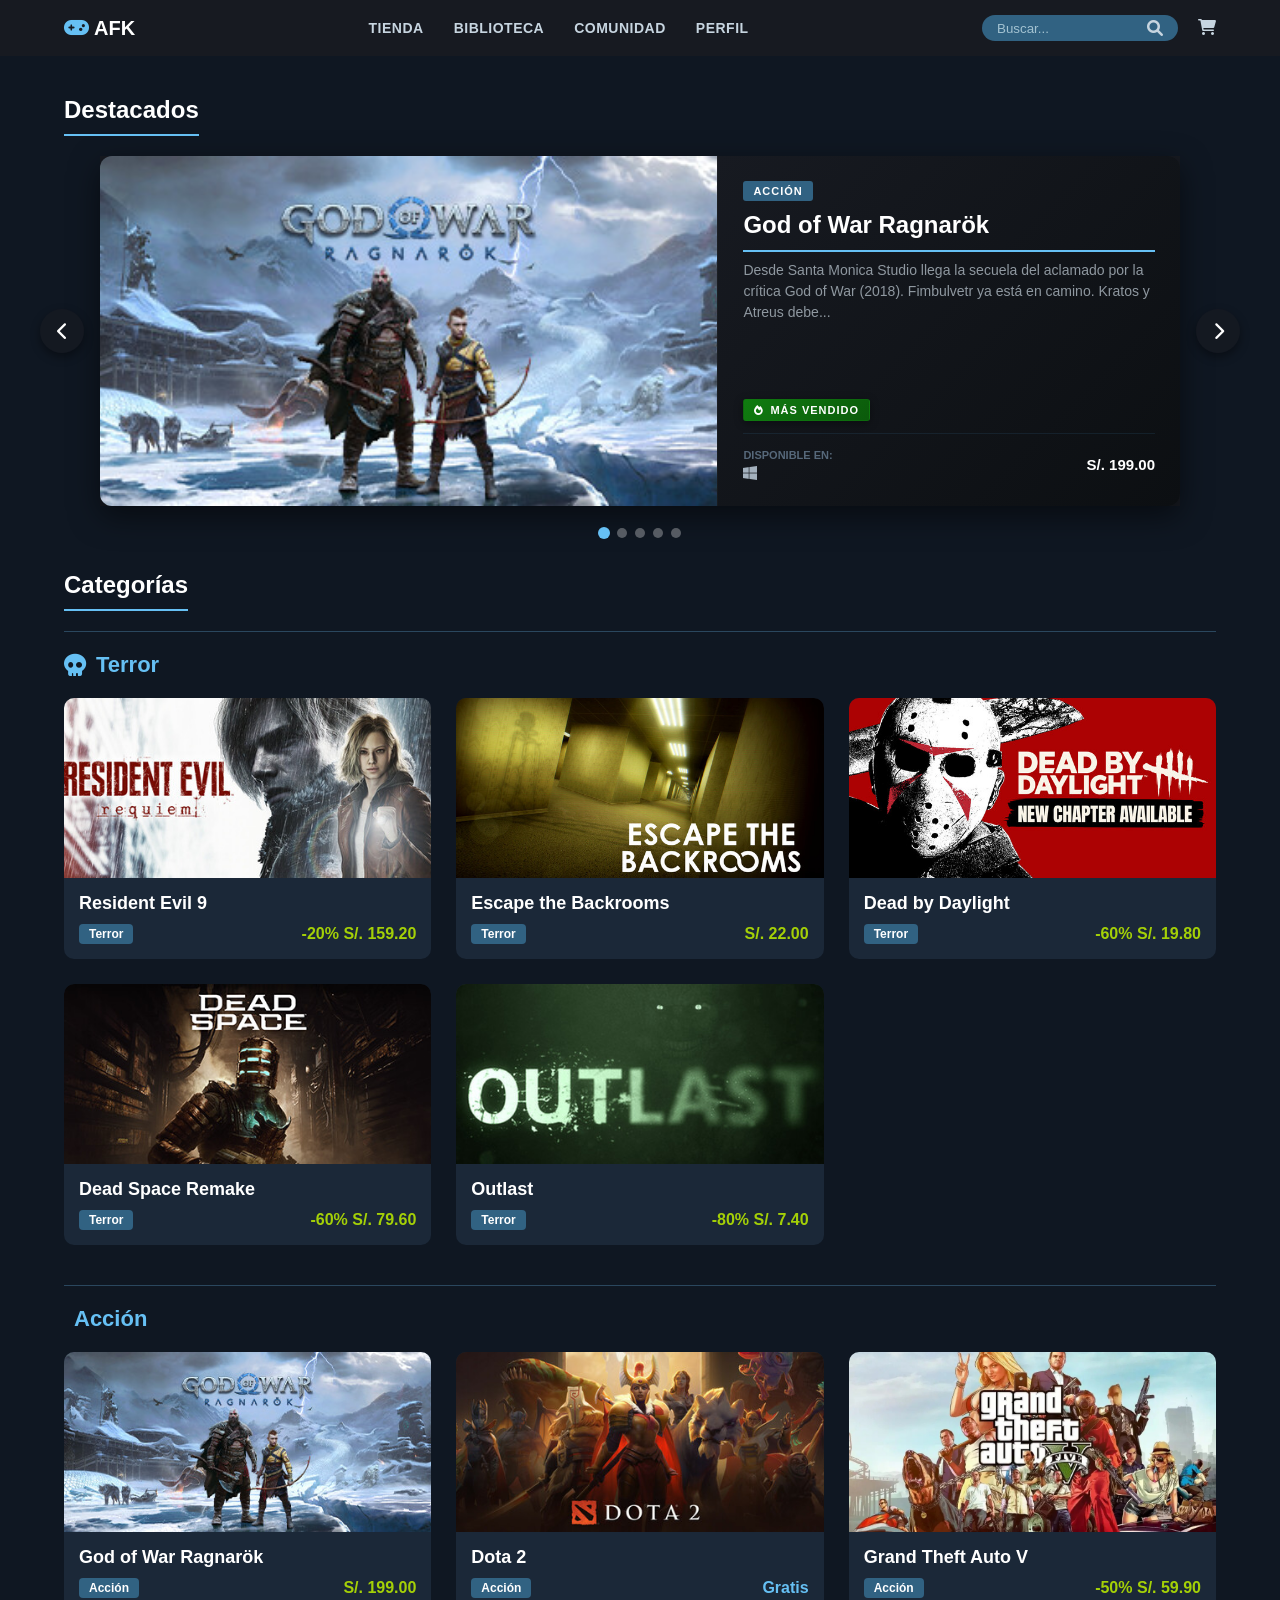
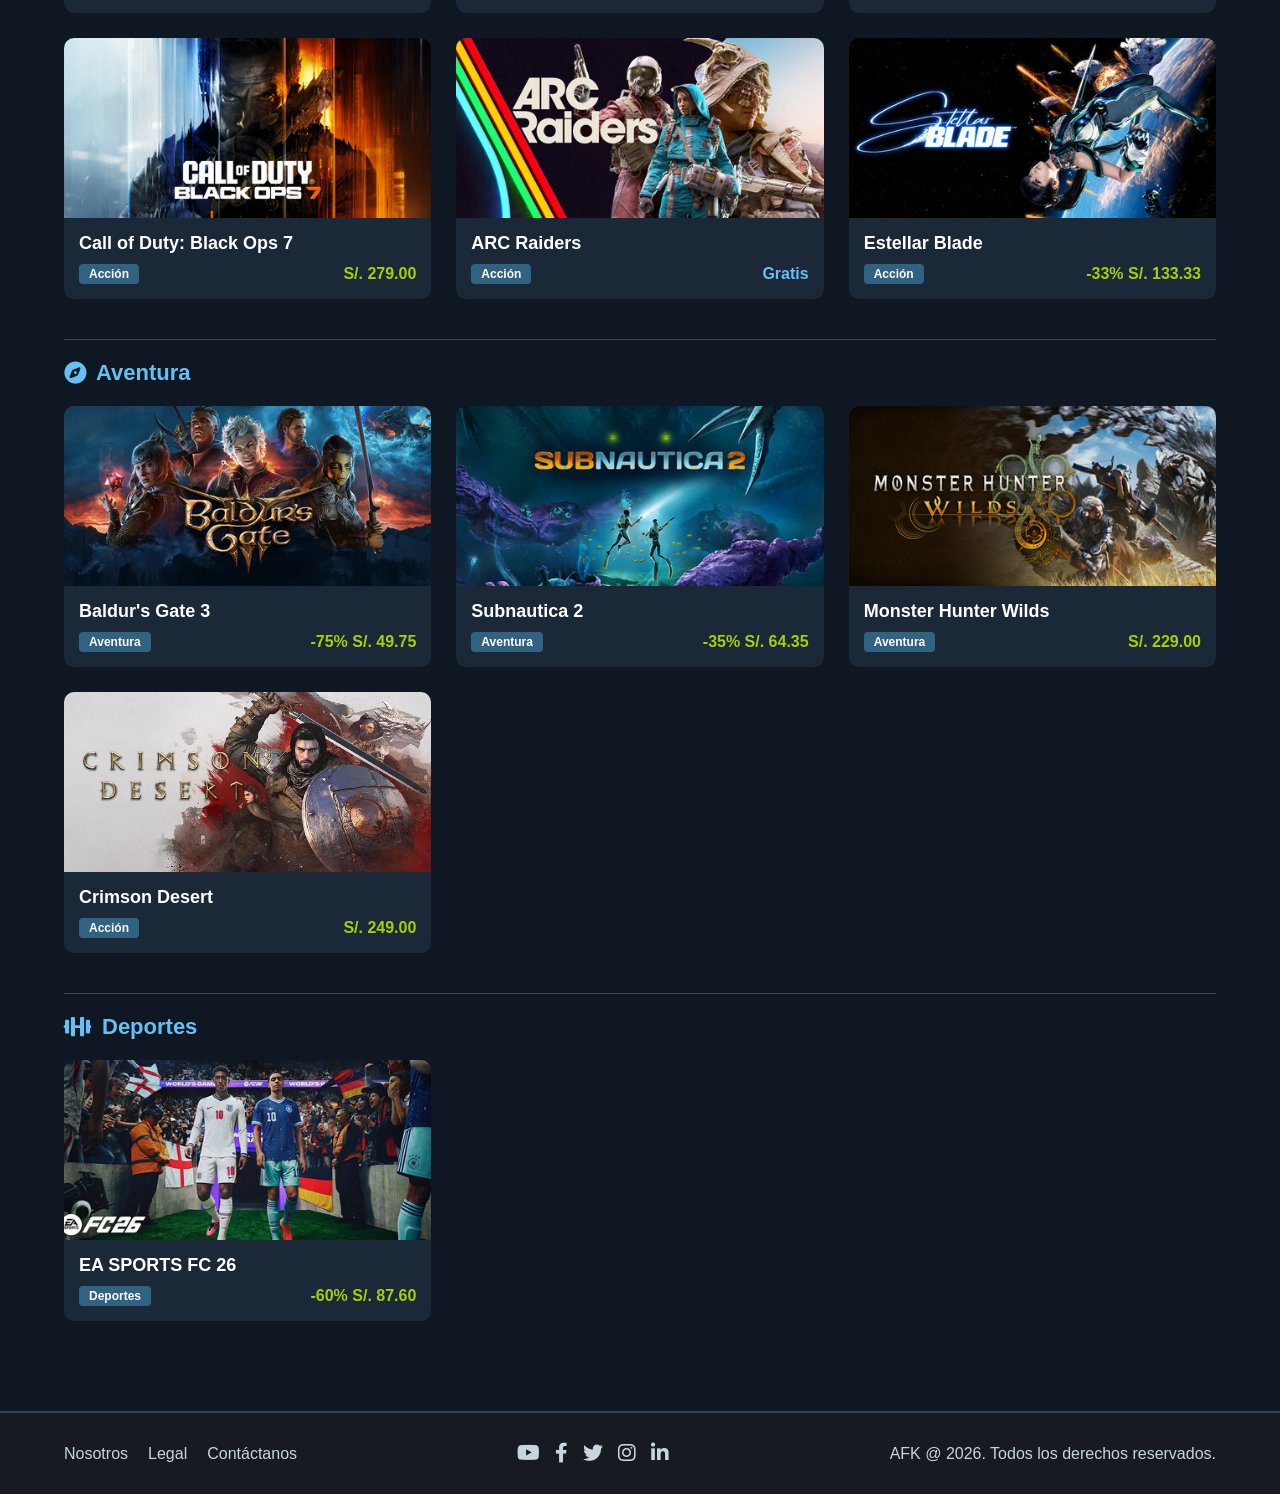
<file: index.html>
<!DOCTYPE html>
<html lang="es">

<head>
    <meta charset="UTF-8">
    <meta name="viewport" content="width=device-width, initial-scale=1.0">
    <title>AFK Store | Tienda</title>
    <link href="https://cdnjs.cloudflare.com/ajax/libs/font-awesome/6.0.0/css/all.min.css" rel="stylesheet">
    <link rel="stylesheet" href="css/estilos.css">
</head>

<body id="Pagina Principal">
    <![base64]>
    <header>
        <a href="index.html" class="logo">
            <i class="fa-solid fa-gamepad"></i><span class="logo-texto"> AFK</span>
        </a>
        <nav>
            <button class="menu-toggle" id="menu-toggle" aria-label="Abrir menú de navegación">
                <i class="fa-solid fa-bars"></i>
            </button>
            <ul>
                <li><a href="index.html">Tienda</a></li>
                <li><a href="#">Biblioteca</a></li>
                <li><a href="html/comunidad.html">Comunidad</a></li>
                <li><a href="html/perfil.html">Perfil</a></li>
            </ul>
        </nav>
        <div>
            <div>
                <input type="text" placeholder="Buscar...">
                <i class="fa-solid fa-magnifying-glass"></i>
            </div>
            <div>
                <a href="html/carrito.html" title="Ver carrito">
                    <i class="fa-solid fa-cart-shopping"></i>
                </a>
            </div>
        </div>
    </header>
    <![base64]>
    <![base64]>
    <main>
        <h2>Destacados</h2>
        <section class="destacados-carrusel" id="featured-slider-container">
            <!-- Generado dinámicamente por js/slider.js -->
        </section>

        <h2>Categorías</h2>
        <div class="categorias-grid" id="catalog-categories-container">
            <!-- Generado dinámicamente por js/catalog.js -->
        </div>
    </main>
    <![base64]>
    <![base64]>
    <footer>
        <div>
            <a href="#">Nosotros</a>
            <a href="#">Legal</a>
            <a href="#">Contáctanos</a>
        </div>
        <div class="iconos-redes-sociales">
            <a href="#"><i class="fa-brands fa-youtube"></i></a>
            <a href="#"><i class="fa-brands fa-facebook-f"></i></a>
            <a href="#"><i class="fa-brands fa-twitter"></i></a>
            <a href="#"><i class="fa-brands fa-instagram"></i></a>
            <a href="#"><i class="fa-brands fa-linkedin-in"></i></a>
        </div>
        <div>
            AFK @ 2026. Todos los derechos reservados.
        </div>
    </footer>
    <![base64]>
    <script src="js/game.js"></script>
    <script src="js/slider.js"></script>
    <script src="js/catalog.js"></script>
    <script src="js/script.js"></script>
</body>

</html>
</file>
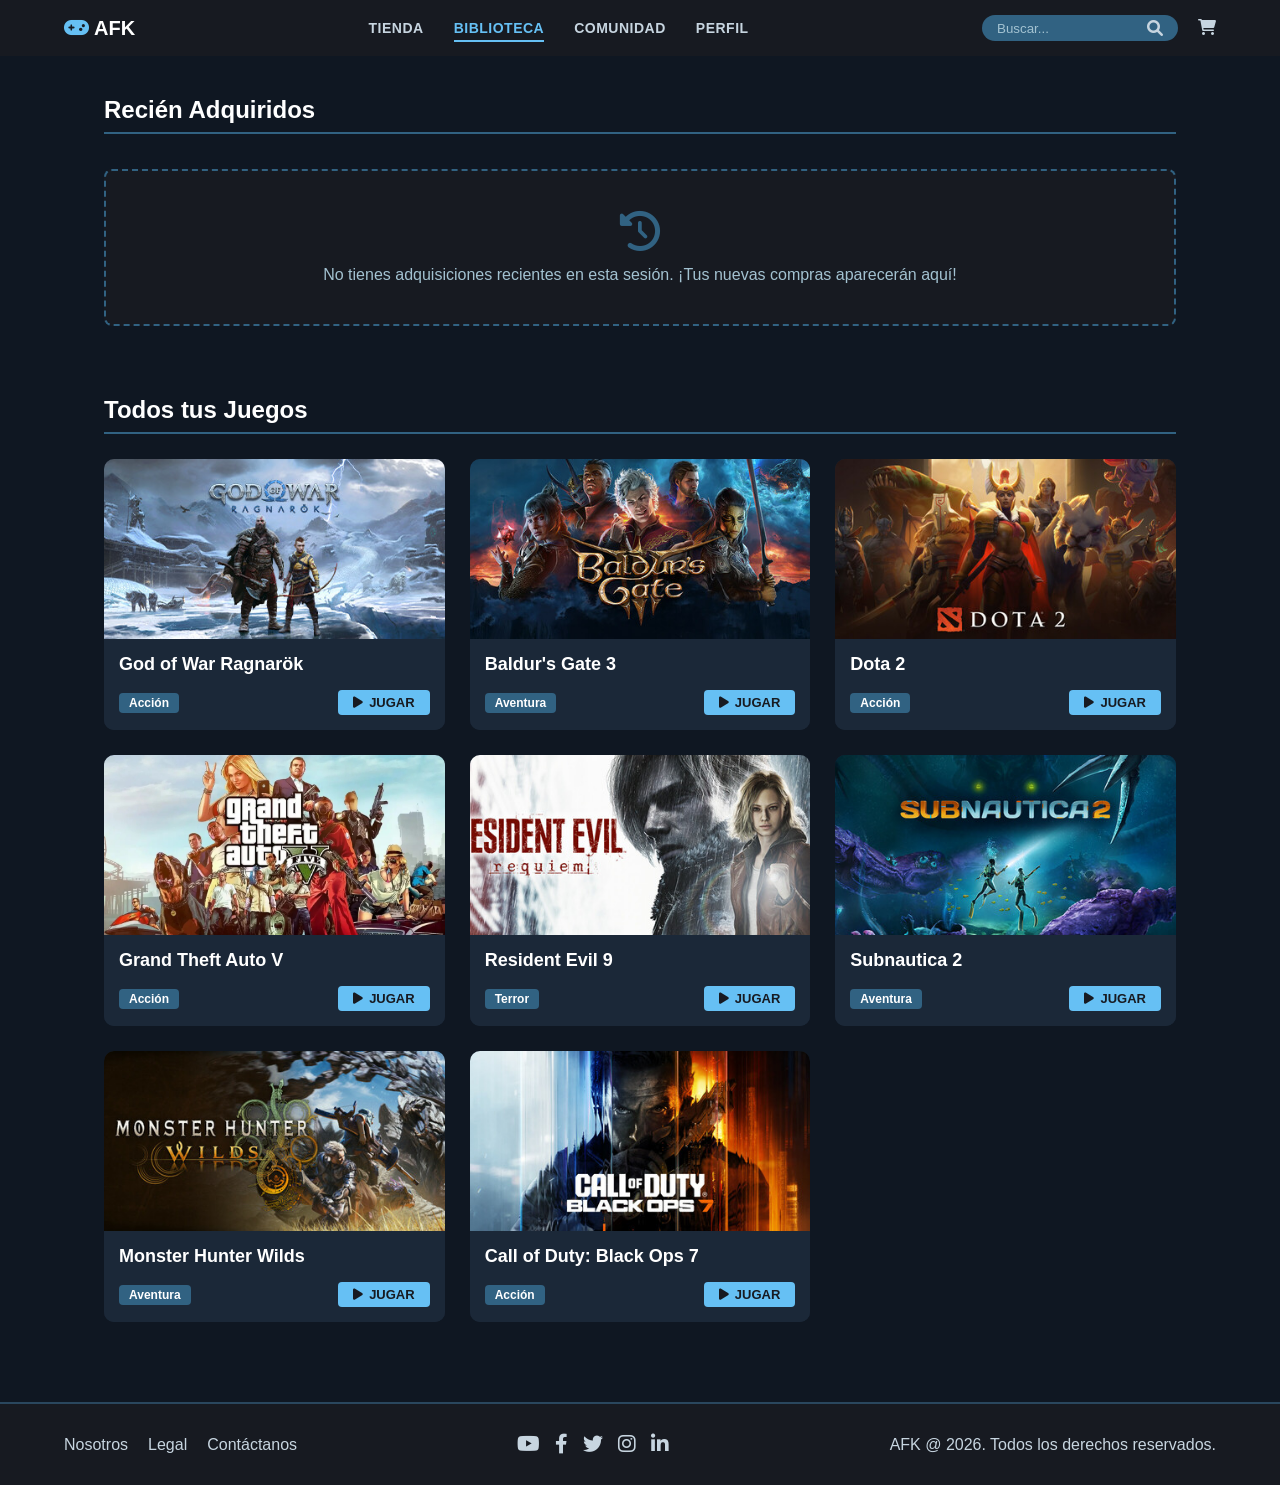
<file: html/biblioteca.html>
<!DOCTYPE html>
<html lang="es">

<head>
    <meta charset="UTF-8">
    <meta name="viewport" content="width=device-width, initial-scale=1.0">
    <title>AFK Store | Biblioteca</title>
    <link href="https://cdnjs.cloudflare.com/ajax/libs/font-awesome/6.0.0/css/all.min.css" rel="stylesheet">
    <link rel="stylesheet" href="../css/estilos.css">
</head>

<body id="pagina-biblioteca">
    <![base64]>
    <header>
        <a href="../index.html" class="logo">
            <i class="fa-solid fa-gamepad"></i><span class="logo-texto"> AFK</span>
        </a>
        <nav>
            <button class="menu-toggle" id="menu-toggle" aria-label="Abrir menú de navegación">
                <i class="fa-solid fa-bars"></i>
            </button>
            <ul>
                <li><a href="../index.html">TIENDA</a></li>
                <li><a href="biblioteca.html" class="active-nav-link">BIBLIOTECA</a></li>
                <li><a href="comunidad.html">COMUNIDAD</a></li>
                <li><a href="perfil.html">PERFIL</a></li>
            </ul>
        </nav>
        <div>
            <div>
                <input type="text" placeholder="Buscar...">
                <i class="fa-solid fa-magnifying-glass"></i>
            </div>
            <div>
                <a href="carrito.html" title="Ver carrito">
                    <i class="fa-solid fa-cart-shopping"></i>
                </a>
            </div>
        </div>
    </header>
    <![base64]>
    
    <![base64]>
    <main class="biblioteca-main">
        <section class="biblioteca-seccion">
            <h2>Recién Adquiridos</h2>
            <div class="recien-adquiridos-fila" id="recien-adquiridos-container">
                <!-- Generado dinámicamente por js/biblioteca.js -->
            </div>
        </section>

        <section class="biblioteca-seccion" style="margin-top: 40px;">
            <h2>Todos tus Juegos</h2>
            <div class="todos-juegos-grid" id="todos-juegos-container">
                <!-- Generado dinámicamente por js/biblioteca.js -->
            </div>
        </section>
    </main>
    <![base64]>

    <![base64]>
    <footer>
        <div>
            <a href="#">Nosotros</a>
            <a href="#">Legal</a>
            <a href="#">Contáctanos</a>
        </div>
        <div class="iconos-redes-sociales">
            <a href="#"><i class="fa-brands fa-youtube"></i></a>
            <a href="#"><i class="fa-brands fa-facebook-f"></i></a>
            <a href="#"><i class="fa-brands fa-twitter"></i></a>
            <a href="#"><i class="fa-brands fa-instagram"></i></a>
            <a href="#"><i class="fa-brands fa-linkedin-in"></i></a>
        </div>
        <div>
            AFK @ 2026. Todos los derechos reservados.
        </div>
    </footer>
    <![base64]>
    
    <script src="../js/game.js"></script>
    <script src="../js/biblioteca.js"></script>
    <script src="../js/script.js"></script>
</body>

</html>
</file>
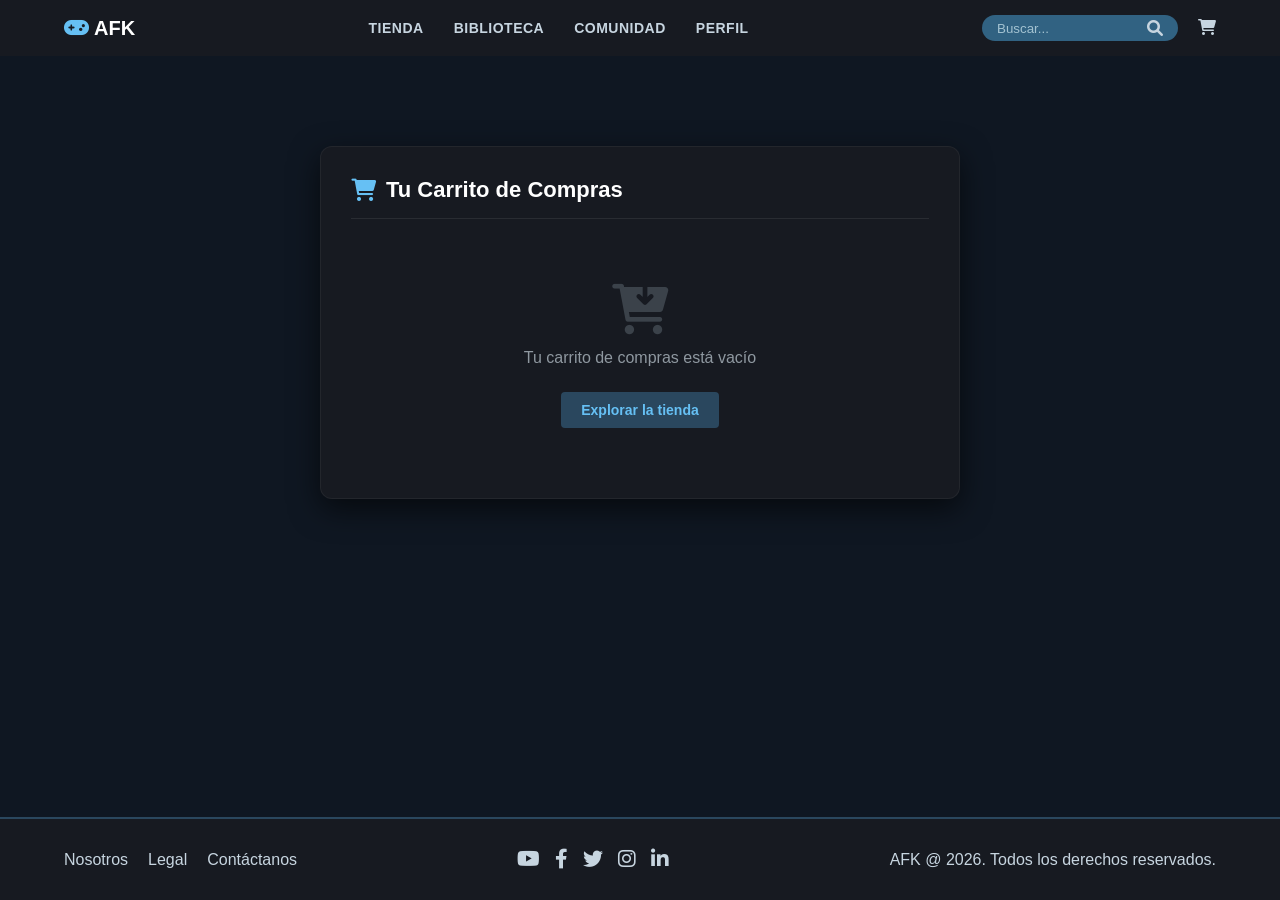
<file: html/carrito.html>
<!DOCTYPE html>
<html lang="es">

<head>
    <meta charset="UTF-8">
    <meta name="viewport" content="width=device-width, initial-scale=1.0">
    <title>AFK Store | Carrito de Compras</title>
    <link href="https://cdnjs.cloudflare.com/ajax/libs/font-awesome/6.0.0/css/all.min.css" rel="stylesheet">
    <link rel="stylesheet" href="../css/estilos.css">
</head>

<body id="pagina-carrito">
    <![base64]>
    <header>
        <a href="../index.html" class="logo">
            <i class="fa-solid fa-gamepad"></i><span class="logo-texto"> AFK</span>
        </a>
        <nav>
            <button class="menu-toggle" id="menu-toggle" aria-label="Abrir menú de navegación">
                <i class="fa-solid fa-bars"></i>
            </button>
            <ul>
                <li><a href="../index.html">TIENDA</a></li>
                <li><a href="biblioteca.html">BIBLIOTECA</a></li>
                <li><a href="comunidad.html">COMUNIDAD</a></li>
                <li><a href="perfil.html">PERFIL</a></li>
            </ul>
        </nav>
        <div>
            <div>
                <input type="text" placeholder="Buscar...">
                <i class="fa-solid fa-magnifying-glass"></i>
            </div>
            <div>
                <a href="carrito.html" title="Ver carrito">
                    <i class="fa-solid fa-cart-shopping"></i>
                </a>
            </div>
        </div>
    </header>
    <![base64]>
    <![base64]>
    <main>
        <div class="cart-container-box">
            <!-- Estado 1: Listado de Productos -->
            <div id="cart-list-view" class="cart-card-panel">
                <h2 class="cart-panel-title"><i class="fa-solid fa-cart-shopping"></i> Tu Carrito de Compras</h2>
                
                <div id="cart-items-list" class="cart-items-container">
                    <!-- Elementos inyectados dinámicamente -->
                </div>
                
                <div id="cart-summary-block" class="cart-summary-section">
                    <div class="cart-total-row">
                        <span class="total-label">Total estimado:</span>
                        <span class="total-value" id="cart-total-amount">S/. 0.00</span>
                    </div>
                    <button class="btn-checkout" id="btn-go-to-checkout">
                        Ir a pagar <i class="fa-solid fa-arrow-right"></i>
                    </button>
                </div>
                
                <div id="cart-empty-view" class="cart-empty-block" style="display: none;">
                    <i class="fa-solid fa-cart-arrow-down empty-icon"></i>
                    <p class="empty-message">Tu carrito de compras está vacío</p>
                    <a href="../index.html" class="btn-back-shop">Explorar la tienda</a>
                </div>
            </div>

            <!-- Estado 2: Formulario de Pago -->
            <div id="cart-payment-view" class="cart-card-panel" style="display: none;">
                <h2 class="cart-panel-title"><i class="fa-solid fa-credit-card"></i> Información de Pago</h2>
                
                <form id="payment-form" class="payment-form-grid" autocomplete="off" novalidate>
                    <div class="form-group full-width">
                        <label for="card-name">Nombre del titular</label>
                        <input type="text" id="card-name" required placeholder="Nombre como aparece en la tarjeta">
                    </div>
                    
                    <div class="form-group full-width">
                        <label for="card-number">Número de tarjeta</label>
                        <input type="text" id="card-number" required maxlength="19" placeholder="4532 8824 9912 3647">
                    </div>
                    
                    <div class="form-group">
                        <label for="card-expiry">Vencimiento</label>
                        <input type="text" id="card-expiry" required maxlength="5" placeholder="MM/AA">
                    </div>
                    
                    <div class="form-group">
                        <label for="card-cvv">CVV</label>
                        <input type="password" id="card-cvv" required maxlength="4" placeholder="123">
                    </div>
                </form>
                
                <div class="cart-actions-row">
                    <button class="btn-back" id="btn-back-to-list">
                        <i class="fa-solid fa-arrow-left"></i> Atrás
                    </button>
                    <button class="btn-pay disabled" id="btn-submit-payment" disabled>
                        Pagar <i class="fa-solid fa-lock"></i>
                    </button>
                </div>
            </div>

            <!-- Estado 3: Compra Exitosa -->
            <div id="cart-success-view" class="cart-card-panel success-panel" style="display: none;">
                <div class="success-animation-container">
                    <svg class="checkmark" xmlns="http://www.w3.org/2000/svg" viewBox="0 0 52 52">
                        <circle class="checkmark__circle" cx="26" cy="26" r="25" fill="none"/>
                        <path class="checkmark__check" fill="none" d="M14.1 27.2l7.1 7.2 16.7-16.8"/>
                    </svg>
                </div>
                <h2 class="success-title">¡Su compra se ha realizado con éxito!</h2>
                <p class="success-message">Su transacción se procesó de forma segura. Los juegos han sido agregados a su Biblioteca.</p>
                <a href="../index.html" class="btn-success-home">Volver a la Tienda</a>
            </div>
        </div>
    </main>
    <![base64]>
    <![base64]>
    <footer>
        <div>
            <a href="#">Nosotros</a>
            <a href="#">Legal</a>
            <a href="#">Contáctanos</a>
        </div>
        <div class="iconos-redes-sociales">
            <a href="#"><i class="fa-brands fa-youtube"></i></a>
            <a href="#"><i class="fa-brands fa-facebook-f"></i></a>
            <a href="#"><i class="fa-brands fa-twitter"></i></a>
            <a href="#"><i class="fa-brands fa-instagram"></i></a>
            <a href="#"><i class="fa-brands fa-linkedin-in"></i></a>
        </div>
        <div>
            AFK @ 2026. Todos los derechos reservados.
        </div>
    </footer>
    <![base64]>
    <script src="../js/game.js"></script>
    <script src="../js/carrito.js"></script>
    <script src="../js/script.js"></script>
</body>

</html>
</file>
<file: css/estilos.css>
* {
    margin: 0;
    padding: 0;
    box-sizing: border-box;
    font-family: Arial, sans-serif;
}

body {
    background-color: #0f1722;
    color: #c7d5e0;
    display: flex;
    flex-direction: column;
    min-height: 100vh;
}

a {
    color: #c7d5e0;
    text-decoration: none;
    transition: color 0.3s;
    /* SEMANA 7 */
}

a:hover {
    color: #66c0f4;
}

h1,
h2,
h3 {
    color: #ffffff;
}

h2 {
    border-bottom: 2px solid #66c0f4;
    padding-bottom: 10px;
    margin-bottom: 20px;
    display: inline-block;
}

main {
    padding: 40px 5%;
    flex: 1;
}

/* ==========================================================================
   Flexbox 
   ========================================================================== */
header {
    background-color: #171a21;
    padding: 15px 5%;
    display: flex;
    justify-content: space-between;
    align-items: center;
    flex-wrap: nowrap;

    position: sticky;
    top: 0;
    z-index: 1000;
}

header nav ul {
    list-style: none;
    display: flex;
    gap: 30px;
}

header>div:last-child {
    display: flex;
    align-items: center;
    gap: 20px;
}

header>div:last-child>div:first-child {
    display: flex;
    align-items: center;
    background-color: #316282;
    border-radius: 15px;
    padding: 5px 15px;
}

header input {
    border: none;
    background-color: transparent;
    color: white;
    outline: none;
    width: 150px;
}

header input::placeholder {
    color: #a3c2d1;
}

header>div:last-child i {
    color: #c7d5e0;
    cursor: pointer;
    font-size: 16px;
    transition: 0.3s;
}

header>div:last-child i:hover {
    color: #66c0f4;
}

header .logo {
    font-size: 20px;
    font-weight: bold;
    color: white;
    display: flex;
    align-items: center;
    transition: color 0.3s;
}

header .logo:hover {
    color: #66c0f4;
}

header .logo i {
    color: #66c0f4;
    margin-right: 5px;
}

header nav ul li a {
    color: #c7d5e0;
    font-weight: bold;
    text-transform: uppercase;
    transition: color 0.3s, border-color 0.3s;
    font-size: 14px;
    letter-spacing: 0.5px;
    position: relative;
    padding-bottom: 4px;
}

header nav ul li a:hover {
    color: #66c0f4;
}

header nav ul li a.active-nav-link {
    color: #66c0f4 !important;
    border-bottom: 2px solid #66c0f4 !important;
}

/* ==========================================================================
   PÁGINA DE BIBLIOTECA
   ========================================================================== */
.biblioteca-main {
    max-width: 1200px;
    margin: 0 auto;
    width: 100%;
}

.biblioteca-seccion {
    margin-bottom: 40px;
}

.biblioteca-seccion h2 {
    font-size: 24px;
    border-bottom: 2px solid #316282;
    padding-bottom: 8px;
    margin-bottom: 25px;
    width: 100%;
    display: block;
}

.recien-adquiridos-fila {
    display: flex;
    gap: 20px;
    overflow-x: auto;
    padding-bottom: 20px;
    flex-wrap: nowrap;
    scroll-behavior: smooth;
}

.recien-adquiridos-fila .tarjeta-juego {
    flex: 0 0 280px;
    height: auto;
}

/* Scrollbar personalizado para Recién Adquiridos */
.recien-adquiridos-fila::-webkit-scrollbar {
    height: 8px;
}
.recien-adquiridos-fila::-webkit-scrollbar-track {
    background: #171a21;
    border-radius: 4px;
}
.recien-adquiridos-fila::-webkit-scrollbar-thumb {
    background: #316282;
    border-radius: 4px;
}
.recien-adquiridos-fila::-webkit-scrollbar-thumb:hover {
    background: #66c0f4;
}

.todos-juegos-grid {
    display: grid;
    grid-template-columns: repeat(auto-fill, minmax(280px, 1fr));
    gap: 25px;
}

.tarjeta-biblioteca .info-tarjeta {
    padding: 15px;
    display: flex;
    flex-direction: column;
    gap: 15px;
    background-color: #1b2838;
}

.btn-jugar-biblioteca {
    background-color: #66c0f4;
    color: #171a21;
    font-weight: bold;
    padding: 5px 15px;
    border-radius: 4px;
    font-size: 13px;
    display: inline-flex;
    align-items: center;
    gap: 6px;
    transition: background-color 0.2s, transform 0.2s, color 0.2s;
}

.tarjeta-biblioteca:hover .btn-jugar-biblioteca {
    background-color: #ffffff;
    color: #171a21;
    transform: scale(1.03);
}

.biblioteca-vacia-mensaje {
    display: flex;
    flex-direction: column;
    align-items: center;
    justify-content: center;
    text-align: center;
    padding: 40px 20px;
    background-color: #171a21;
    border-radius: 8px;
    border: 2px dashed #316282;
    width: 100%;
    gap: 15px;
    color: #a3c2d1;
    margin: 10px 0;
}

.biblioteca-vacia-mensaje i {
    font-size: 40px;
    color: #316282;
}

.biblioteca-vacia-mensaje p {
    font-size: 16px;
}

.btn-ir-tienda {
    background-color: #316282;
    color: white;
    padding: 8px 24px;
    border-radius: 20px;
    font-weight: bold;
    font-size: 14px;
    transition: background-color 0.2s, color 0.2s;
}

.btn-ir-tienda:hover {
    background-color: #66c0f4;
    color: #171a21;
}

/* ==========================================================================
   PÁGINA PRINCIPAL (Index)
   ========================================================================== */
.destacados-carrusel {
    height: 350px;
    max-width: 1080px;
    margin: 0 auto 65px auto;
    position: relative;
    background-color: #171a21;
}

.slider-wrapper {
    position: absolute;
    top: 0;
    left: 0;
    width: 100%;
    height: 100%;
    z-index: 1;
    border-radius: 12px;
    overflow: hidden;
    box-shadow: 0 10px 30px rgba(0, 0, 0, 0.5);
}

.slide {
    position: absolute;
    top: 0;
    left: 0;
    width: 100%;
    height: 100%;
    opacity: 0;
    transition: opacity 0.5s ease-in-out;
    display: none;
}

.slide.active {
    opacity: 1;
    z-index: 2;
    display: block;
}

.slide-content-medium {
    display: flex;
    width: 100%;
    height: 100%;
}

.slide-image-box {
    flex: 1.5;
    height: 100%;
    overflow: hidden;
}

.slide-image-box img {
    width: 100%;
    height: 100%;
    object-fit: cover;
    transition: transform 0.5s ease;
}

.slide:hover .slide-image-box img {
    transform: scale(1.04);
}

.slide-info-box {
    flex: 1;
    background: linear-gradient(135deg, #171a21 0%, #0c0f12 100%);
    padding: 25px;
    display: flex;
    flex-direction: column;
    justify-content: space-between;
    color: #c7d5e0;
    position: relative;
    z-index: 3;
    border-left: 1px solid rgba(255, 255, 255, 0.05);
}

.slide-category-badge {
    align-self: flex-start;
    background-color: #316282;
    color: #ffffff;
    font-size: 11px;
    text-transform: uppercase;
    font-weight: bold;
    padding: 4px 10px;
    border-radius: 3px;
    letter-spacing: 1px;
}

.slide-badges-row {
    display: flex;
    flex-wrap: wrap;
    gap: 8px;
    align-items: center;
    align-self: flex-start;
    margin-bottom: 12px;
}

.slide-tag-badge {
    display: inline-flex;
    align-items: center;
    gap: 6px;
    font-size: 11px;
    text-transform: uppercase;
    font-weight: bold;
    padding: 4px 10px;
    border-radius: 3px;
    letter-spacing: 1px;
    box-shadow: 0 2px 8px rgba(0, 0, 0, 0.4);
}

.slide-tag-badge i {
    font-size: 10px;
}

/* Tipos de etiquetas estilo Steam */
.slide-tag-badge.best-seller {
    background: linear-gradient(135deg, #107c10 0%, #0b5a0b 100%);
    color: #ffffff;
    border: 1px solid rgba(16, 124, 16, 0.4);
}

.slide-tag-badge.special-offer {
    background: linear-gradient(135deg, #a4d007 0%, #6e9405 100%);
    color: #000000;
    border: 1px solid #b5e61d;
}

.slide-tag-badge.new-release {
    background: linear-gradient(135deg, #66c0f4 0%, #316282 100%);
    color: #ffffff;
    border: 1px solid rgba(102, 192, 244, 0.4);
}

.slide-tag-badge.recommended {
    background: linear-gradient(135deg, #00b4d8 0%, #0077b6 100%);
    color: #ffffff;
    border: 1px solid rgba(144, 224, 239, 0.4);
}

.slide-tag-badge.most-played {
    background: linear-gradient(135deg, #ff9f00 0%, #cc7a00 100%);
    color: #ffffff;
    border: 1px solid rgba(255, 191, 0, 0.4);
}

.slide-info-box h2 {
    font-size: 24px;
    color: #ffffff;
    font-weight: bold;
    margin: 10px 0 8px 0;
    line-height: 1.2;
}

.slide-description-text {
    font-size: 14px;
    color: #8f98a0;
    line-height: 1.5;
    margin-bottom: 15px;
    flex-grow: 1;
    display: -webkit-box;
    -webkit-line-clamp: 4;
    line-clamp: 4;
    -webkit-box-orient: vertical;
    overflow: hidden;
}

.slide-footer-row {
    display: flex;
    justify-content: space-between;
    align-items: center;
    border-top: 1px solid rgba(49, 98, 130, 0.2);
    padding-top: 15px;
}

.slide-os-support {
    display: flex;
    flex-direction: column;
    gap: 4px;
}

.os-label {
    font-size: 11px;
    color: #56687a;
    text-transform: uppercase;
    font-weight: bold;
}

.os-icons {
    display: flex;
    gap: 8px;
    color: #a3b0bd;
    font-size: 16px;
}

.os-icons i {
    transition: color 0.2s;
}

.os-icons i:hover {
    color: #66c0f4;
}

.slide-pricing-box {
    text-align: right;
}

.enlace-fondo {
    position: absolute;
    top: 0;
    left: 0;
    width: 100%;
    height: 100%;
    z-index: 2;
}

.boton-izquierdo,
.boton-derecho {
    position: absolute;
    top: 50%;
    transform: translateY(-50%);
    z-index: 10;
    background-color: rgba(23, 26, 33, 0.7);
    color: white;
    border: none;
    width: 44px;
    height: 44px;
    border-radius: 50%;
    cursor: pointer;
    font-size: 18px;
    display: flex;
    align-items: center;
    justify-content: center;
    transition: transform 0.2s, background-color 0.2s, color 0.2s;
    box-shadow: 0 4px 10px rgba(0, 0, 0, 0.4);
}

.boton-izquierdo {
    left: -60px;
}

.boton-derecho {
    right: -60px;
}

.boton-izquierdo:hover,
.boton-derecho:hover {
    background-color: #66c0f4;
    color: #171a21;
    transform: translateY(-50%) scale(1.1);
}

.Contenedor-Puntos {
    position: absolute;
    bottom: -32px;
    display: flex;
    gap: 8px;
    left: 50%;
    transform: translateX(-50%);
    z-index: 10;
}

.Puntos {
    width: 10px;
    height: 10px;
    background-color: rgba(255, 255, 255, 0.3);
    border-radius: 50%;
    cursor: pointer;
    transition: background-color 0.3s, transform 0.3s;
}

.Puntos.active,
.Puntos:first-child.active {
    background-color: #66c0f4;
    transform: scale(1.2);
}

.Puntos:first-child {
    background-color: rgba(255, 255, 255, 0.3);
}

/* Ocultar chevrons cuando el ancho de la página disminuye */
@media (max-width: 1200px) {

    .boton-izquierdo,
    .boton-derecho {
        display: none !important;
    }
}

/* Categorías y Catálogo */
.categorias-grid {
    display: flex;
    flex-direction: column;
    gap: 40px;
    margin-bottom: 50px;
}

.categoria-seccion {
    border-top: 1px solid #2a475e;
    padding-top: 20px;
}

.categoria-titulo {
    font-size: 22px;
    color: #66c0f4;
    margin-bottom: 20px;
    display: flex;
    align-items: center;
    gap: 10px;
}

.catalogo-juegos {
    display: grid;
    grid-template-columns: repeat(auto-fill, minmax(280px, 1fr));
    gap: 25px;
}

.tarjeta-juego {
    background-color: #1b2838;
    border-radius: 10px;
    overflow: hidden;
    transition: transform 0.3s, box-shadow 0.3s;
    height: 100%;
    display: flex;
    flex-direction: column;
}

.tarjeta-juego a {
    text-decoration: none;
    color: inherit;
}

.tarjeta-juego:hover {
    transform: translateY(-5px);
    box-shadow: 0 5px 15px rgba(102, 192, 244, 0.3);
}

.imagen-contenedor {
    width: 100%;
    height: 180px;
    overflow: hidden;
}

.imagen-contenedor img {
    width: 100%;
    height: 100%;
    object-fit: cover;
    transition: transform 0.3s;
}

.tarjeta-juego:hover .imagen-contenedor img {
    transform: scale(1.05);
}

.info-tarjeta {
    padding: 15px;
    display: flex;
    flex-direction: column;
    gap: 10px;
    flex-grow: 1;
    justify-content: space-between;
}

.titulo-juego {
    font-size: 18px;
    color: white;
    font-weight: bold;
}

.detalles-tarjeta {
    display: flex;
    justify-content: space-between;
    align-items: center;
}

.categoria-etiqueta {
    background-color: #316282;
    color: #ffffff;
    padding: 3px 10px;
    border-radius: 4px;
    font-size: 12px;
    font-weight: bold;
}

.precio-tarjeta {
    font-weight: bold;
    font-size: 16px;
    color: #a4d007;
}

/* ==========================================================================
   PÁGINA DEL JUEGO (God of War)
   ========================================================================== */

.reseñador {
    display: flex;
    align-items: center;
    gap: 15px;
    margin-top: 20px;
    border-top: 1px solid #2a475e;
    padding-top: 15px;
}


.icono-usuario-default {
    font-size: 50px;
    color: #7a8b9a;
}


.detalles-juego {
    background-color: #1b2838;
    padding: 30px;
    border-radius: 10px;
    display: flex;
    gap: 30px;
    margin-bottom: 40px;
}

.imagen-juego {
    flex: 1;
    background-image: url('../imgs/god-of-war-ragnarok_e91t.jpg');
    background-size: cover;
    background-position: center;
    min-height: 350px;
    border-radius: 10px;
}

.info-juego {
    flex: 1;
}

.info-juego h1 {
    font-size: 40px;
    margin-bottom: 15px;
}

.calificacion-juego {
    display: flex;
    align-items: center;
    gap: 20px;
    margin-bottom: 25px;
}

.estrellas {
    color: #ffd700;
}

.calificacion {
    background-color: #66c0f4;
    color: black;
    padding: 5px 15px;
    border-radius: 5px;
    font-weight: bold;
}

.descripcion {
    background-color: #0f1722;
    padding: 20px;
    border-left: 4px solid #66c0f4;
    border-radius: 5px;
    line-height: 1.6;
}

.video-juego {
    background-image: linear-gradient(rgba(0, 0, 0, 0.6), rgba(0, 0, 0, 0.6)), url('https://images.unsplash.com/photo-1511512578047-dfb367046420?q=80&w=1000');
    background-size: cover;
    background-position: center;
    height: 400px;
    display: flex;
    justify-content: space-between;
    align-items: center;
    padding: 20px;
    border-radius: 10px;
    margin-bottom: 40px;
}

.video-juego {
    width: 100%;
    height: 450px;
    border-radius: 10px;
    margin-bottom: 40px;
    overflow: hidden;
    box-shadow: 0 5px 15px rgba(0, 0, 0, 0.5);
}

.video-juego iframe {
    width: 100%;
    height: 100%;
    border: none;
}

.boton-play:hover {
    transform: scale(1.1);
    background-color: #66c0f4;
}

.reseñas-grid {
    display: grid;
    grid-template-columns: 1fr 1fr 1fr;
    gap: 20px;
}

.tarjeta-reseña {
    background-color: #1b2838;
    padding: 20px;
    border-radius: 10px;
}

.tarjeta-reseña h3 {
    margin: 10px 0;
}

.reseñador {
    display: flex;
    align-items: center;
    gap: 15px;
    margin-top: 20px;
    border-top: 1px solid #2a475e;
    padding-top: 15px;
}

.avatar {
    width: 50px;
    height: 50px;
    border-radius: 50%;
}

.detalles-reseñador,
.detalles-reseñadors {
    display: flex;
    flex-direction: column;
}

.fecha {
    font-size: 12px;
    color: #7a8b9a;
}


/* ==========================================================================
   FOOTER
   ========================================================================== */
footer {
    background-color: #171a21;
    padding: 30px 5%;
    display: flex;
    justify-content: space-between;
    align-items: center;
    border-top: 2px solid #2a475e;
}

footer div {
    display: flex;
    gap: 20px;
}

.iconos-redes-sociales {
    display: flex;
    gap: 15px;
}

.iconos-redes-sociales i {
    font-size: 20px;
}


@media (max-width: 900px) {
    .detalles-juego {
        flex-direction: column;
    }

    .reseñas-grid {
        grid-template-columns: 1fr 1fr;
    }
}

@media (max-width: 600px) {
    .seccion-descuentos {
        flex-direction: column;
    }

    .reseñas-grid {
        grid-template-columns: 1fr;
    }

    .perfil-superior {
        flex-direction: column;
        text-align: center;
        gap: 20px;
    }

    .boton-guardar {
        align-self: center;
        width: 100%;
    }

    footer {
        flex-direction: column;
        align-items: center;
        gap: 20px;
        text-align: center;
    }
}




/* ==========================================================================
   PÁGINA DE PERFIL (Formularios, Flexbox y Grid)
   ========================================================================== */


/* ==========================================================================
   PÁGINA DE PERFIL GAMER (Estilo Steam Premium)
   ========================================================================== */
.perfil-main-container {
    max-width: 1080px;
    margin: 0 auto 50px auto;
}

/* Cabecera del Perfil */
.perfil-cabecera {
    height: 240px;
    border-radius: 12px;
    position: relative;
    overflow: hidden;
    margin-bottom: 30px;
    background: linear-gradient(135deg, #171a21 0%, #1b2838 50%, #2a475e 100%);
    background-size: cover;
    background-position: center;
    border: 1px solid rgba(255, 255, 255, 0.05);
    box-shadow: 0 10px 30px rgba(0, 0, 0, 0.5);
    transition: background-image 0.5s ease-in-out;
}

/* Variaciones de banner de juegos */
.perfil-cabecera.banner-default {
    background: linear-gradient(135deg, #171a21 0%, #1b2838 50%, #2a475e 100%);
}
.perfil-cabecera.banner-gow {
    background-image: url('../imgs/god-of-war-ragnarok_e91t.jpg');
}
.perfil-cabecera.banner-bg3 {
    background-image: url('../imgs/baldurs gate 3.jpeg');
}
.perfil-cabecera.banner-re9 {
    background-image: url('../imgs/re9.jpg');
}

.perfil-banner-overlay {
    position: absolute;
    top: 0;
    left: 0;
    width: 100%;
    height: 100%;
    background: linear-gradient(to bottom, rgba(12, 15, 18, 0.2) 0%, rgba(12, 15, 18, 0.8) 100%);
    z-index: 1;
}

.perfil-cabecera-info {
    position: absolute;
    bottom: 25px;
    left: 25px;
    right: 25px;
    display: flex;
    align-items: center;
    gap: 25px;
    z-index: 2;
}

/* Avatar del Perfil */
.perfil-header-avatar-wrapper {
    position: relative;
    width: 120px;
    height: 120px;
    border-radius: 12px;
    overflow: visible;
    background-color: #171a21;
    border: 3px solid rgba(255, 255, 255, 0.1);
    box-shadow: 0 4px 15px rgba(0, 0, 0, 0.4);
    transition: border-color 0.3s, box-shadow 0.3s;
}

.perfil-header-avatar-wrapper img {
    width: 100%;
    height: 100%;
    border-radius: 8px;
    object-fit: cover;
}

/* Glows del Avatar segun el Estado de Conexión */
.perfil-header-avatar-wrapper.status-online {
    border-color: #57cbde;
    box-shadow: 0 0 20px rgba(87, 203, 222, 0.6);
}
.perfil-header-avatar-wrapper.status-playing {
    border-color: #90ba3c;
    box-shadow: 0 0 20px rgba(144, 186, 60, 0.6);
}
.perfil-header-avatar-wrapper.status-away {
    border-color: #e0a924;
    box-shadow: 0 0 15px rgba(224, 169, 36, 0.5);
}

/* Indicador de Estado en el Avatar */
.status-indicator {
    position: absolute;
    bottom: -6px;
    right: -6px;
    width: 16px;
    height: 16px;
    border-radius: 50%;
    border: 3px solid #171a21;
    background-color: #7a8b9a;
    transition: background-color 0.3s;
}
.perfil-header-avatar-wrapper.status-online .status-indicator {
    background-color: #57cbde;
}
.perfil-header-avatar-wrapper.status-playing .status-indicator {
    background-color: #90ba3c;
}
.perfil-header-avatar-wrapper.status-away .status-indicator {
    background-color: #e0a924;
}

/* Detalles del Usuario */
.perfil-header-user-details {
    flex: 1;
}

.perfil-header-user-details h3 {
    font-size: 26px;
    color: #ffffff;
    font-weight: 800;
    margin: 0 0 6px 0;
    text-shadow: 0 2px 5px rgba(0, 0, 0, 0.6);
}

.status-message-row {
    display: flex;
    align-items: center;
    gap: 8px;
    font-size: 14px;
}

.status-lbl {
    font-weight: bold;
    text-transform: uppercase;
    letter-spacing: 0.5px;
    color: #7a8b9a;
    transition: color 0.3s;
}
.perfil-header-avatar-wrapper.status-online ~ .perfil-header-user-details .status-lbl {
    color: #57cbde;
}
.perfil-header-avatar-wrapper.status-playing ~ .perfil-header-user-details .status-lbl {
    color: #90ba3c;
}
.perfil-header-avatar-wrapper.status-away ~ .perfil-header-user-details .status-lbl {
    color: #e0a924;
}

.status-dash {
    color: rgba(255, 255, 255, 0.3);
}

.status-msg {
    color: #c7d5e0;
    font-style: italic;
    text-shadow: 0 1px 3px rgba(0, 0, 0, 0.4);
}

/* Insignia de Nivel y XP */
.perfil-header-level-box {
    display: flex;
    flex-direction: column;
    align-items: flex-end;
    gap: 8px;
}

.level-badge-container {
    display: flex;
    align-items: center;
    gap: 10px;
}

.level-lbl {
    font-size: 11px;
    font-weight: bold;
    color: #7a8b9a;
    letter-spacing: 0.5px;
}

.level-number-badge {
    width: 32px;
    height: 32px;
    border-radius: 50%;
    border: 2px solid #66c0f4;
    display: flex;
    justify-content: center;
    align-items: center;
    font-weight: 800;
    color: #66c0f4;
    background-color: rgba(102, 192, 244, 0.1);
    font-size: 13px;
    box-shadow: 0 0 10px rgba(102, 192, 244, 0.3);
}

.xp-bar-container {
    display: flex;
    flex-direction: column;
    gap: 4px;
    align-items: flex-end;
}

.xp-bar-fill {
    height: 100%;
    background: linear-gradient(90deg, #66c0f4 0%, #316282 100%);
    border-radius: 3px;
    transition: width 0.3s ease-out;
}

.xp-bar-container {
    width: 180px;
}

.xp-bar-container .xp-bar-fill {
    width: 0; /* Controlado dinamicamente si fuese necesario, estatico a 75% */
}

/* Recipiente del cuerpo del perfil */
.contenedor-perfil-grid {
    display: grid;
    grid-template-columns: 1fr 2.2fr;
    gap: 30px;
}

/* Columna Izquierda - Vista previa de cuenta */
.perfil-usuario-preview-card {
    background-color: #1b2838;
    border-radius: 10px;
    padding: 25px;
    border: 1px solid rgba(255, 255, 255, 0.05);
    box-shadow: 0 4px 15px rgba(0, 0, 0, 0.3);
    display: flex;
    flex-direction: column;
    height: fit-content;
}

.preview-card-header {
    border-bottom: 1px solid rgba(49, 98, 130, 0.3);
    padding-bottom: 15px;
    margin-bottom: 20px;
}

.preview-card-header h4 {
    margin: 0;
    color: #ffffff;
    font-size: 16px;
    text-transform: uppercase;
    letter-spacing: 0.5px;
}

.preview-card-body {
    display: flex;
    flex-direction: column;
    gap: 20px;
}

.perfil-usuario-preview-card .boton-perfil {
    width: 100%;
    justify-content: center;
    margin-bottom: 0;
}

.perfil-stats-container {
    display: flex;
    flex-direction: column;
    gap: 12px;
    background-color: #171a21;
    padding: 15px;
    border-radius: 6px;
    border: 1px solid rgba(255, 255, 255, 0.03);
}

.stat-item {
    display: flex;
    justify-content: space-between;
    font-size: 13px;
}

.stat-item span {
    color: #7a8b9a;
}

.stat-item strong {
    color: #66c0f4;
}

.boton-perfil {
    background-color: #66c0f4;
    color: black;
    border: none;
    padding: 12px 25px;
    border-radius: 5px;
    font-size: 16px;
    font-weight: bold;
    cursor: pointer;
    display: flex;
    align-items: center;
    gap: 8px;
    transition: transform 0.3s, background-color 0.3s;
}

.boton-perfil:hover {
    background-color: #ffffff;
    transform: translateY(-3px);
}

.info-recuadro {
    background-color: #0f1722;
    padding: 15px;
    border-left: 4px solid #66c0f4;
    border-radius: 5px;
    font-size: 13px;
    line-height: 1.6;
    color: #c7d5e0;
}

.info-recuadro p {
    margin: 0;
}

/* Columna Derecha - Tarjeta de Edición */
.edicion-perfil-card {
    background-color: #1b2838;
    border-radius: 10px;
    padding: 30px;
    border: 1px solid rgba(255, 255, 255, 0.05);
    box-shadow: 0 4px 15px rgba(0, 0, 0, 0.3);
}

.tabs-perfil-header {
    display: flex;
    gap: 10px;
    border-bottom: 1px solid rgba(49, 98, 130, 0.3);
    padding-bottom: 12px;
    margin-bottom: 25px;
    flex-wrap: wrap;
}

.tab-perfil-btn {
    padding: 10px 20px;
    background-color: transparent;
    border: none;
    color: #c7d5e0;
    font-weight: bold;
    cursor: pointer;
    font-size: 14px;
    transition: color 0.2s;
    display: flex;
    align-items: center;
    gap: 8px;
    position: relative;
    outline: none;
}

.tab-perfil-btn:hover {
    color: #ffffff;
}

.tab-perfil-btn.active {
    color: #66c0f4;
}

.tab-perfil-btn.active::after {
    content: '';
    position: absolute;
    bottom: -13px;
    left: 0;
    right: 0;
    height: 3px;
    background-color: #66c0f4;
    box-shadow: 0 0 10px rgba(102, 192, 244, 0.8);
}

.formulario-perfil {
    display: flex;
    flex-direction: column;
    gap: 25px;
}

/* Inputs de Perfil en Pestañas */
.campo-formulario {
    display: flex;
    flex-direction: column;
    gap: 8px;
    margin-bottom: 5px;
}

.campo-formulario label {
    color: #e1e7eb;
    font-weight: 600;
    font-size: 15px;
    letter-spacing: 0.5px;
}

.formulario-perfil .campo-formulario input,
.formulario-perfil .select-perfil-input {
    padding: 14px 16px;
    background-color: #171a21;
    border: 1px solid rgba(49, 98, 130, 0.5);
    border-radius: 6px;
    color: #ffffff;
    font-size: 15px;
    outline: none;
    box-sizing: border-box;
    width: 100%;
    transition: border-color 0.3s, box-shadow 0.3s;
}

.formulario-perfil .campo-formulario input:focus,
.formulario-perfil .select-perfil-input:focus {
    border-color: #66c0f4;
    box-shadow: 0 0 10px rgba(102, 192, 244, 0.3);
}

.formulario-perfil .campo-formulario input:disabled,
.formulario-perfil .select-perfil-input:disabled {
    background-color: #0f1118;
    border-color: rgba(49, 98, 130, 0.2);
    color: #a3b3c2;
    cursor: not-allowed;
    opacity: 0.8;
}

#btn-subir-foto:disabled {
    background-color: #0f1118;
    border-color: rgba(49, 98, 130, 0.2);
    color: #a3b3c2;
    cursor: not-allowed;
    opacity: 0.6;
}

.password-input-container {
    position: relative;
    width: 100%;
}

.password-input-container input {
    padding-right: 48px !important;
}

.toggle-password-btn {
    position: absolute;
    right: 12px;
    top: 50%;
    transform: translateY(-50%);
    background: transparent;
    border: none;
    color: #66c0f4;
    cursor: pointer;
    font-size: 16px;
    padding: 0;
    transition: color 0.2s;
    outline: none;
}

.toggle-password-btn:hover {
    color: #ffffff;
}

.contrasena-input-button-row {
    display: flex;
    flex-direction: row;
    align-items: stretch;
    gap: 15px;
    width: 100%;
}

.contrasena-input-button-row .password-input-container {
    flex: 1;
}

.btn-nueva-contrasena-field {
    flex-shrink: 0;
    display: inline-flex;
    align-items: center;
    justify-content: center;
    background-color: #316282;
    color: #ffffff;
    border: none;
    border-radius: 6px;
    padding: 0 20px;
    font-size: 14px;
    font-weight: 600;
    cursor: pointer;
    transition: background-color 0.2s, color 0.2s;
    white-space: nowrap;
}

.btn-nueva-contrasena-field:hover:not(:disabled) {
    background-color: #66c0f4;
    color: #171a21;
}

.btn-nueva-contrasena-field:disabled {
    background-color: #1c2a35;
    color: rgba(255, 255, 255, 0.3);
    cursor: not-allowed;
    opacity: 0.7;
}

/* Modal Estilos */
.modal-perfil {
    position: fixed;
    top: 0;
    left: 0;
    width: 100%;
    height: 100%;
    background-color: rgba(0, 0, 0, 0.85);
    display: flex;
    justify-content: center;
    align-items: center;
    z-index: 2000;
    backdrop-filter: blur(5px);
}

.modal-perfil-content {
    background-color: #171a21;
    border: 1px solid #316282;
    border-radius: 8px;
    padding: 30px;
    width: 400px;
    max-width: 90%;
    box-shadow: 0 0 25px rgba(0, 0, 0, 0.9);
    position: relative;
    display: flex;
    flex-direction: column;
}

.modal-perfil-content h3 {
    color: #ffffff;
    margin-top: 0;
    margin-bottom: 20px;
    font-size: 18px;
    border-bottom: 1px solid rgba(49, 98, 130, 0.3);
    padding-bottom: 10px;
}

.modal-close-btn {
    position: absolute;
    top: 15px;
    right: 15px;
    background: none;
    border: none;
    color: #a3b3c2;
    font-size: 24px;
    cursor: pointer;
    line-height: 1;
}

.modal-close-btn:hover {
    color: #ffffff;
}

.modal-form-group {
    display: flex;
    flex-direction: column;
    gap: 8px;
    margin-bottom: 20px;
}

.modal-form-group label {
    color: #e1e7eb;
    font-weight: 600;
    font-size: 14px;
    text-align: left;
}

.modal-form-group input {
    padding: 14px 16px;
    background-color: #0f1118;
    border: 1px solid rgba(49, 98, 130, 0.5);
    border-radius: 6px;
    color: #ffffff;
    font-size: 15px;
    outline: none;
    box-sizing: border-box;
    width: 100%;
    transition: border-color 0.3s;
}

.modal-form-group input:focus {
    border-color: #66c0f4;
}

.modal-actions {
    display: flex;
    justify-content: center;
    margin-top: 10px;
}

.btn-modal-aceptar {
    background-color: #66c0f4;
    color: #171a21;
    border: none;
    border-radius: 4px;
    padding: 10px 30px;
    font-weight: 600;
    cursor: pointer;
    font-size: 15px;
    transition: background-color 0.2s;
}

.btn-modal-aceptar:hover:not(:disabled) {
    background-color: #ffffff;
}

.btn-modal-aceptar:disabled {
    background-color: #1c2a35;
    color: rgba(255, 255, 255, 0.3);
    cursor: not-allowed;
    opacity: 0.6;
}

.btn-save-profile-changes {
    align-self: flex-start;
    margin-top: 10px;
    background-color: #66c0f4;
    color: #171a21;
}

.btn-save-profile-changes:hover {
    background-color: #ffffff;
}

.campo-completo {
    grid-column: 1 / 3;
}

.form-grid-sociales {
    display: grid;
    grid-template-columns: 1fr 1fr;
    gap: 20px;
    margin-top: 15px;
}

.field-con-icono {
    display: flex;
    flex-direction: row;
    align-items: center;
    background-color: #316282;
    border-radius: 6px;
    padding: 0 15px;
}

.field-con-icono input {
    flex: 1;
    background-color: transparent;
    padding: 12px 0;
    margin-left: 10px;
}

.icon-form {
    font-size: 16px;
    color: #a3c2d1;
}

.boton-guardar {
    background-color: #66c0f4;
    color: black;
    border: none;
    padding: 15px 30px;
    border-radius: 5px;
    font-size: 16px;
    font-weight: bold;
    cursor: pointer;
    margin-top: 30px;
    align-self: flex-start;
    transition: transform 0.3s, background-color 0.3s;
}

.boton-guardar:hover {
    background-color: #ffffff;
    transform: translateY(-3px);
}

/* ==========================================================================
   PÁGINA DE COMUNIDAD (Rediseño Estilo Steam)
   ========================================================================== */
.contenedor-comunidad {
    display: grid;
    grid-template-columns: 2.2fr 1fr;
    gap: 30px;
    margin-top: 30px;
    margin-bottom: 50px;
}

/* Columna del Feed */
.columna-feed {
    display: flex;
    flex-direction: column;
    gap: 30px;
}

.crear-publicacion {
    background: linear-gradient(135deg, #1b2838 0%, #171a21 100%);
    padding: 25px;
    border-radius: 10px;
    display: flex;
    gap: 20px;
    border: 1px solid rgba(255, 255, 255, 0.05);
    align-items: flex-start;
}

.crear-post-header {
    font-size: 15px;
    color: #c7d5e0;
    margin-bottom: 5px;
}

.crear-post-header strong {
    color: #66c0f4;
}

.crear-post-inputs-row {
    display: flex;
    gap: 15px;
    flex-wrap: wrap;
    align-items: center;
    margin-bottom: 5px;
}

.select-juego-comunidad {
    background-color: #2a475e;
    border: 1px solid rgba(102, 192, 244, 0.2);
    border-radius: 4px;
    color: white;
    padding: 8px 12px;
    font-size: 14px;
    outline: none;
    cursor: pointer;
    min-width: 200px;
    flex: 1;
    transition: border-color 0.2s, background-color 0.2s;
}

.select-juego-comunidad:focus {
    border-color: #66c0f4;
    background-color: #316282;
}

.crear-post-stars-container {
    display: flex;
    align-items: center;
    gap: 10px;
    font-size: 14px;
    color: #c7d5e0;
}

.stars-selector {
    display: flex;
    gap: 4px;
    font-size: 18px;
    color: #4f535b;
    cursor: pointer;
}

.stars-selector i {
    transition: color 0.15s, transform 0.15s;
}

.stars-selector i:hover {
    transform: scale(1.2);
    color: #ffd700;
}

.stars-selector i.active {
    color: #ffd700;
}

.caja-input {
    flex: 1;
    display: flex;
    flex-direction: column;
    gap: 12px;
}

.caja-input textarea {
    width: 100%;
    min-height: 80px;
    background-color: #171a21;
    border: 1px solid rgba(49, 98, 130, 0.3);
    border-radius: 6px;
    padding: 15px;
    color: white;
    font-size: 15px;
    resize: vertical;
    outline: none;
    transition: border-color 0.3s;
}

.caja-input textarea:focus {
    border-color: #66c0f4;
}

.acciones-publicar {
    display: flex;
    justify-content: flex-end;
}

/* Tarjeta del Muro */
.muro-comunidad {
    display: flex;
    flex-direction: column;
    gap: 20px;
}

.tarjeta-comunidad {
    background-color: #1b2838;
    padding: 25px;
    border-radius: 10px;
    display: flex;
    flex-direction: column;
    gap: 15px;
    border: 1px solid rgba(255, 255, 255, 0.03);
    box-shadow: 0 4px 15px rgba(0, 0, 0, 0.2);
    transition: border-color 0.3s, transform 0.3s, box-shadow 0.3s;
}

.tarjeta-comunidad:hover {
    transform: translateY(-3px);
    border-color: rgba(102, 192, 244, 0.2);
    box-shadow: 0 8px 25px rgba(0, 0, 0, 0.4);
}

.header-post {
    display: flex;
    align-items: center;
    gap: 15px;
}

.info-usuario-post {
    flex: 1;
}

.info-usuario-post h4 {
    color: #ffffff;
    margin: 0;
    font-size: 16px;
}

.info-usuario-post span {
    font-size: 12px;
    color: #7a8b9a;
}

.juego-etiqueta {
    background-color: #2a475e;
    color: #66c0f4;
    padding: 5px 12px;
    border-radius: 4px;
    font-size: 11px;
    font-weight: bold;
    text-transform: uppercase;
    border: 1px solid rgba(102, 192, 244, 0.2);
    letter-spacing: 0.5px;
}

.tarjeta-comunidad p.post-content-body {
    color: #c7d5e0;
    line-height: 1.6;
    font-size: 15px;
    margin: 0;
    white-space: pre-wrap;
}

.estrellas {
    color: #ffd700;
    display: flex;
    gap: 3px;
    font-size: 14px;
}

.interacciones {
    display: flex;
    gap: 20px;
    margin-top: 5px;
    border-top: 1px solid rgba(49, 98, 130, 0.2);
    padding-top: 15px;
}

.btn-like, .btn-comment-toggle {
    display: inline-flex;
    align-items: center;
    gap: 6px;
    color: #a3c2d1;
    font-weight: bold;
    cursor: pointer;
    font-size: 13px;
    transition: color 0.2s, transform 0.2s;
    user-select: none;
}

.btn-like:hover, .btn-comment-toggle:hover {
    color: #66c0f4;
}

.btn-like.active {
    color: #66c0f4;
}

/* Sección de Comentarios Desplegable */
.comunidad-comentarios-panel {
    margin-top: 10px;
    background-color: #171a21;
    border-radius: 6px;
    padding: 15px;
    border: 1px solid rgba(49, 98, 130, 0.15);
    animation: fadeInMenu 0.2s ease-out;
}

.lista-comentarios {
    display: flex;
    flex-direction: column;
    gap: 12px;
    margin-bottom: 15px;
    max-height: 250px;
    overflow-y: auto;
    padding-right: 5px;
}

.lista-comentarios::-webkit-scrollbar {
    width: 6px;
}

.lista-comentarios::-webkit-scrollbar-track {
    background: rgba(0, 0, 0, 0.1);
}

.lista-comentarios::-webkit-scrollbar-thumb {
    background: #2a475e;
    border-radius: 3px;
}

.comunidad-comentario-item {
    display: flex;
    gap: 12px;
    padding-bottom: 10px;
    border-bottom: 1px solid rgba(255, 255, 255, 0.03);
}

.comunidad-comentario-item:last-child {
    border-bottom: none;
    padding-bottom: 0;
}

.avatar-comentario {
    width: 32px;
    height: 32px;
    border-radius: 50%;
    object-fit: cover;
}

.comentario-detalles {
    flex: 1;
    display: flex;
    flex-direction: column;
    gap: 4px;
}

.comentario-meta {
    display: flex;
    align-items: center;
    gap: 8px;
    font-size: 11px;
}

.comentario-meta strong {
    color: #ffffff;
}

.comentario-meta span {
    color: #7a8b9a;
}

.comentario-detalles p {
    font-size: 13px;
    color: #c7d5e0;
    margin: 0;
    line-height: 1.4;
}

.comentarios-input-row {
    display: flex;
    gap: 10px;
    align-items: center;
}

.input-comentario-texto {
    flex: 1;
    background-color: #1b2838;
    border: 1px solid rgba(49, 98, 130, 0.3);
    border-radius: 4px;
    padding: 8px 12px;
    color: white;
    font-size: 13px;
    outline: none;
    transition: border-color 0.2s;
}

.input-comentario-texto:focus {
    border-color: #66c0f4;
}

.btn-send-comment {
    padding: 8px 15px;
    font-size: 13px;
    margin: 0;
}

/* Columna Lateral */
.columna-lateral-comunidad {
    display: flex;
    flex-direction: column;
    gap: 25px;
}

.panel-lateral-comunidad {
    background-color: #1b2838;
    border-radius: 10px;
    padding: 25px;
    display: flex;
    flex-direction: column;
    gap: 25px;
    border: 1px solid rgba(255, 255, 255, 0.05);
    position: sticky;
    top: 20px;
}

.seccion-panel-lateral {
    border-bottom: 1px solid rgba(49, 98, 130, 0.2);
    padding-bottom: 20px;
}

.seccion-panel-lateral:last-child {
    border-bottom: none;
    padding-bottom: 0;
}

.seccion-panel-lateral h3 {
    font-size: 15px;
    color: #ffffff;
    margin-bottom: 15px;
    display: flex;
    align-items: center;
    gap: 8px;
    font-weight: bold;
    text-transform: uppercase;
    letter-spacing: 0.5px;
}

.seccion-panel-lateral h3 i {
    font-size: 16px;
}

.text-orange { color: #ff9f1c; }
.text-blue { color: #66c0f4; }
.text-cyan { color: #00b4d8; }

.sidebar-games-list {
    display: flex;
    flex-direction: column;
    gap: 12px;
}

.sidebar-game-card {
    display: flex;
    align-items: center;
    gap: 12px;
    padding: 8px;
    border-radius: 6px;
    background-color: #171a21;
    border: 1px solid transparent;
    transition: border-color 0.2s, background-color 0.2s, transform 0.2s;
    text-decoration: none;
    color: inherit;
}

.sidebar-game-card:hover {
    background-color: #1f242d;
    border-color: #66c0f4;
    transform: translateX(4px);
}

.sidebar-game-card img {
    width: 45px;
    height: 45px;
    border-radius: 4px;
    object-fit: cover;
}

.sidebar-game-info {
    flex: 1;
    display: flex;
    flex-direction: column;
    gap: 4px;
}

.sidebar-game-info h4 {
    font-size: 13px;
    color: #ffffff;
    margin: 0;
    font-weight: bold;
}

.sidebar-game-info span {
    font-size: 11px;
    color: #a4d007;
    font-weight: bold;
    display: flex;
    align-items: center;
    gap: 4px;
}

.reglas-lista {
    list-style: none;
    padding: 0;
    margin: 0;
    display: flex;
    flex-direction: column;
    gap: 10px;
}

.reglas-lista li {
    font-size: 13px;
    color: #c7d5e0;
    display: flex;
    align-items: center;
    gap: 8px;
}

.regla-icon {
    font-size: 14px;
}

.foro-estadisticas {
    display: flex;
    flex-direction: column;
    gap: 8px;
}

.stat-row {
    display: flex;
    justify-content: space-between;
    font-size: 13px;
    color: #7a8b9a;
}

/* Responsividad de Comunidad */
@media (max-width: 900px) {
    .contenedor-comunidad {
        grid-template-columns: 1fr;
    }
    .panel-lateral-comunidad {
        position: static;
    }
}
@media (max-width: 600px) {
    .crear-post-inputs-row {
        flex-direction: column;
        align-items: flex-start;
        gap: 10px;
    }
    .select-juego-comunidad {
        width: 100%;
    }
}

@keyframes latido {
    0% {
        transform: scale(1);
    }

    50% {
        transform: scale(1.02);
    }

    100% {
        transform: scale(1);
    }
}

.tarjeta-descuentos:hover {
    animation: latido 1s infinite;
}

/* ==========================================================================
   Menú Responsivo e Interacciones Móviles
   ========================================================================== */
.menu-toggle {
    display: none;
    background: none;
    border: none;
    color: #c7d5e0;
    font-size: 24px;
    cursor: pointer;
    transition: color 0.3s ease;
    outline: none;
    padding: 5px;
}

.menu-toggle:hover {
    color: #66c0f4;
}

@media (max-width: 768px) {

    /* Forzar alineación horizontal sin saltos de línea */
    header {
        flex-wrap: nowrap !important;
    }

    /* Ocultar el texto de la marca (AFK), dejando solo el logo del control */
    .logo-texto {
        display: none;
    }

    /* Reordenar flex items: Logo (1), Búsqueda/Perfil (2), Botón Hamburguesa (3) */
    .logo {
        order: 1;
    }

    header>div:last-child {
        order: 2;
        gap: 15px;
        /* Ajustar separación en móvil */
        margin-left: auto;
        margin-right: 15px;
    }

    header nav {
        order: 3;
        position: relative;
    }

    /* Mostrar botón hamburguesa */
    .menu-toggle {
        display: block;
    }

    /* Reducir barra de búsqueda a sólo el icono de búsqueda */
    header input {
        display: none;
    }

    header>div:last-child>div:first-child {
        background-color: transparent;
        padding: 0;
    }

    /* Redefinir lista horizontal como submenú desplegable flotante alineado a la derecha */
    header nav ul {
        display: none;
        flex-direction: column;
        position: absolute;
        top: 40px;
        right: 0;
        background-color: #171a21;
        border: 2px solid #316282;
        border-radius: 8px;
        padding: 15px 20px;
        gap: 10px;
        z-index: 1001;
        width: 180px;
        box-shadow: 0 8px 16px rgba(0, 0, 0, 0.6);
        animation: fadeInMenu 0.2s ease-out;
    }

    /* Mostrar submenú cuando está activo */
    header nav.active ul {
        display: flex;
    }

    header nav ul li {
        width: 100%;
    }

    header nav ul li a {
        display: block;
        padding: 8px 0;
        font-size: 15px;
        border-bottom: 1px solid rgba(49, 98, 130, 0.2);
        transition: transform 0.2s ease, color 0.2s ease;
    }

    header nav ul li a:hover {
        transform: translateX(5px);
        color: #66c0f4;
    }

    header nav ul li:last-child a {
        border-bottom: none;
    }

    header nav ul li a.active-nav-link {
        color: #66c0f4 !important;
        border-bottom: 1px solid #66c0f4 !important;
        padding-left: 5px;
    }

    /* Responsividad del formulario de perfil */
    .contenedor-perfil-grid {
        grid-template-columns: 1fr;
        gap: 20px;
    }

    .perfil-cabecera {
        height: auto;
        min-height: 360px;
        display: flex;
        align-items: center;
        justify-content: center;
        padding: 30px 20px;
    }

    .perfil-cabecera-info {
        position: static;
        flex-direction: column;
        text-align: center;
        gap: 15px;
        width: 100%;
    }

    .perfil-header-level-box {
        align-items: center;
    }

    .form-grid-campos {
        grid-template-columns: 1fr;
    }

    .campo-completo {
        grid-column: 1 / 2;
    }

    .form-grid-sociales {
        grid-template-columns: 1fr;
    }

    /* Responsividad del slider clásico de Steam */
    .slide-sidebar {
        display: none;
    }

    .slide-media {
        flex: 1;
    }
}

@keyframes fadeInMenu {
    from {
        opacity: 0;
        transform: translateY(-10px);
    }

    to {
        opacity: 1;
        transform: translateY(0);
    }
}

/* ==========================================================================
   Metadatos del Slider de Juegos
   ========================================================================== */
.slide-meta {
    display: flex;
    align-items: center;
    gap: 12px;
    margin-bottom: 12px;
}

.slide-categoria {
    background-color: #316282;
    color: #ffffff;
    padding: 4px 12px;
    border-radius: 4px;
    font-size: 13px;
    font-weight: bold;
    display: flex;
    align-items: center;
    gap: 6px;
}

.slide-precio {
    color: #ffffff;
    font-size: 15px;
    font-weight: bold;
}

.slide-precio.gratis {
    color: #66c0f4;
}

.slide-precio.descuento {
    background-color: #4c6b22;
    color: #a4d007;
    display: inline-flex;
    align-items: center;
    padding: 0;
    overflow: hidden;
    border-radius: 4px;
}

.slide-precio.descuento .pct {
    background-color: #a4d007;
    color: black;
    padding: 4px 8px;
    margin-right: 8px;
}

.slide-precio.descuento .val {
    padding-right: 8px;
}

/* ==========================================================================
   Página del Juego Premium (Rediseño)
   ========================================================================== */
.game-page-grid {
    display: grid;
    grid-template-columns: 2.2fr 1fr;
    gap: 30px;
    margin-top: 20px;
}

/* Columna Principal */
.game-main-column {
    display: flex;
    flex-direction: column;
    gap: 35px;
}

.video-container {
    position: relative;
    padding-bottom: 56.25%;
    /* 16:9 Aspect Ratio */
    height: 0;
    overflow: hidden;
    border-radius: 10px;
    box-shadow: 0 10px 25px rgba(0, 0, 0, 0.5);
    background-color: black;
}

.video-container iframe {
    position: absolute;
    top: 0;
    left: 0;
    width: 100%;
    height: 100%;
    border: none;
}

.about-game-section,
.requirements-section {
    background-color: #1b2838;
    padding: 30px;
    border-radius: 10px;
}

.about-game-section h2,
.requirements-section h2 {
    font-size: 22px;
    border-bottom: 2px solid #316282;
    padding-bottom: 10px;
    margin-bottom: 20px;
    color: #ffffff;
}

.about-game-section p.descripcion {
    line-height: 1.7;
    color: #c7d5e0;
    font-size: 16px;
}

/* Requisitos del Sistema */
.requirements-grid {
    display: grid;
    grid-template-columns: 1fr 1fr;
    gap: 20px;
}

.requirements-card {
    background-color: #0f1722;
    padding: 20px;
    border-radius: 8px;
    border-left: 3px solid #316282;
}

.requirements-card h3 {
    font-size: 16px;
    color: #66c0f4;
    margin-bottom: 10px;
}

.requirements-card p {
    font-size: 14px;
    line-height: 1.6;
    color: #c7d5e0;
}

/* Columna Lateral */
.game-sidebar-column {
    display: flex;
    flex-direction: column;
    gap: 25px;
}

.sidebar-cover-container {
    width: 100%;
    border-radius: 10px;
    overflow: hidden;
    box-shadow: 0 10px 25px rgba(0, 0, 0, 0.5);
}

.sidebar-cover-container img {
    width: 100%;
    display: block;
    object-fit: cover;
}

/* Caja de Compra */
.buy-card {
    background-color: #1b2838;
    padding: 25px;
    border-radius: 10px;
    border: 1px solid #316282;
    box-shadow: 0 5px 15px rgba(0, 0, 0, 0.3);
}

.buy-card h3 {
    font-size: 18px;
    margin-bottom: 15px;
    color: #ffffff;
}

.buy-card-price-action {
    display: flex;
    justify-content: space-between;
    align-items: center;
    gap: 15px;
}

/* Botón de Compra */
.btn-buy {
    background: linear-gradient(135deg, #a4d007 0%, #5b7a04 100%);
    color: #ffffff;
    border: none;
    padding: 12px 24px;
    border-radius: 5px;
    font-size: 16px;
    font-weight: bold;
    cursor: pointer;
    display: flex;
    align-items: center;
    gap: 8px;
    transition: transform 0.15s ease, box-shadow 0.3s ease;
    box-shadow: 0 4px 15px rgba(164, 208, 7, 0.3);
}

.btn-buy:hover {
    box-shadow: 0 6px 20px rgba(164, 208, 7, 0.5);
    background: linear-gradient(135deg, #b5e61d 0%, #6e9405 100%);
}

/* Precios estilo Steam */
.game-price-tag {
    font-size: 24px;
    font-weight: bold;
    color: #ffffff;
}

.game-price-tag.gratis {
    color: #66c0f4;
}

.game-price-discount-container {
    display: flex;
    align-items: center;
    background-color: #0f1722;
    border-radius: 4px;
    overflow: hidden;
}

.discount-percentage {
    background-color: #a4d007;
    color: black;
    font-size: 20px;
    font-weight: bold;
    padding: 8px 10px;
}

.discount-prices {
    display: flex;
    flex-direction: column;
    padding: 4px 10px;
    text-align: right;
}

.original-price {
    font-size: 12px;
    text-decoration: line-through;
    color: #7a8b9a;
}

.discount-price {
    font-size: 18px;
    font-weight: bold;
    color: #a4d007;
}

/* Ficha Técnica */
.technical-details-card {
    background-color: #1b2838;
    padding: 25px;
    border-radius: 10px;
    display: flex;
    flex-direction: column;
    gap: 15px;
}

.tech-row {
    display: flex;
    justify-content: space-between;
    font-size: 14px;
    border-bottom: 1px solid rgba(49, 98, 130, 0.2);
    padding-bottom: 8px;
}

.tech-row.flex-column {
    flex-direction: column;
    gap: 8px;
    border-bottom: none;
    padding-bottom: 0;
}

.tech-row:last-child {
    border-bottom: none;
    padding-bottom: 0;
}

.tech-label {
    color: #7a8b9a;
}

.tech-value {
    color: #ffffff;
    font-weight: bold;
}

.rating-highlight {
    color: #a4d007;
}

.tech-categories-badges {
    display: flex;
    flex-wrap: wrap;
    gap: 8px;
}

.badge-cat {
    background-color: #316282;
    color: #ffffff;
    padding: 4px 10px;
    border-radius: 4px;
    font-size: 12px;
    font-weight: bold;
    display: inline-flex;
    align-items: center;
    gap: 6px;
}

/* Responsividad para la Página de Juego */
@media (max-width: 900px) {
    .game-page-grid {
        grid-template-columns: 1fr;
    }

    .game-sidebar-column {
        order: -1;
        /* Poner la columna de compra arriba en tablets/móvil */
    }
}

@media (max-width: 600px) {
    .requirements-grid {
        grid-template-columns: 1fr;
    }

    .buy-card-price-action {
        flex-direction: column;
        align-items: stretch;
        text-align: center;
    }

    .game-price-discount-container {
        justify-content: center;
    }
}

/* ==========================================================================
   Responsividad y Transiciones del Slider Mediano
   ========================================================================== */
.slide {
    display: none;
    opacity: 0;
    transition: opacity 0.5s ease-in-out;
}

.slide.active {
    display: block;
    opacity: 1;
}

@media (max-width: 768px) {
    .destacados-carrusel {
        height: auto;
        min-height: 490px;
    }

    .slide-content-medium {
        flex-direction: column;
    }

    .slide-image-box {
        flex: none;
        height: 200px;
    }

    .slide-info-box {
        flex: 1;
        padding: 15px;
        border-left: none;
        border-top: 1px solid rgba(255, 255, 255, 0.05);
    }

    .slide-description-text {
        display: -webkit-box;
        -webkit-box-orient: vertical;
        -webkit-line-clamp: 2;
        line-clamp: 2;
        overflow: hidden;
        margin-bottom: 10px;
    }

    .slide-footer-row {
        padding-top: 8px;
    }
}

/* ==========================================================================
   PÁGINA DE CARRITO DE COMPRAS
   ========================================================================== */
.cart-container-box {
    max-width: 680px;
    margin: 50px auto;
    padding: 0 20px;
}

.cart-card-panel {
    background-color: #171a21;
    border-radius: 12px;
    padding: 30px;
    box-shadow: 0 10px 30px rgba(0, 0, 0, 0.6);
    border: 1px solid rgba(255, 255, 255, 0.05);
}

.cart-panel-title {
    font-size: 22px;
    color: #ffffff;
    margin-bottom: 25px;
    display: flex;
    align-items: center;
    gap: 10px;
    border-bottom: 1px solid rgba(255, 255, 255, 0.08);
    padding-bottom: 15px;
}

.cart-panel-title i {
    color: #66c0f4;
}

.cart-items-container {
    display: flex;
    flex-direction: column;
    gap: 15px;
    margin-bottom: 25px;
}

.cart-item {
    display: flex;
    align-items: center;
    justify-content: space-between;
    background-color: rgba(23, 26, 33, 0.5);
    border: 1px solid rgba(255, 255, 255, 0.03);
    border-radius: 8px;
    padding: 12px 16px;
    transition: background-color 0.2s, border-color 0.2s;
}

.cart-item:hover {
    background-color: rgba(102, 192, 244, 0.03);
    border-color: rgba(102, 192, 244, 0.15);
}

.cart-item-info {
    display: flex;
    align-items: center;
    gap: 15px;
}

.cart-item-img {
    width: 80px;
    height: 45px;
    object-fit: cover;
    border-radius: 4px;
    box-shadow: 0 2px 8px rgba(0, 0, 0, 0.4);
}

.cart-item-details {
    display: flex;
    flex-direction: column;
    gap: 4px;
}

.cart-item-title {
    font-size: 15px;
    font-weight: bold;
    color: #ffffff;
}

.cart-item-category {
    font-size: 12px;
    color: #8f98a0;
}

.cart-item-action {
    display: flex;
    align-items: center;
    gap: 20px;
}

.cart-item-price {
    font-size: 15px;
    font-weight: bold;
    color: #66c0f4;
}

.btn-remove-item {
    background: none;
    border: none;
    color: #8f98a0;
    cursor: pointer;
    font-size: 16px;
    transition: color 0.2s, transform 0.2s;
    padding: 4px;
}

.btn-remove-item:hover {
    color: #ff4a4a;
    transform: scale(1.1);
}

.cart-summary-section {
    border-top: 1px solid rgba(255, 255, 255, 0.08);
    padding-top: 20px;
}

.cart-total-row {
    display: flex;
    justify-content: space-between;
    align-items: center;
    margin-bottom: 20px;
}

.total-label {
    font-size: 16px;
    color: #8f98a0;
}

.total-value {
    font-size: 24px;
    font-weight: bold;
    color: #a4d007;
}

.btn-checkout {
    width: 100%;
    background: linear-gradient(90deg, #a4d007 0%, #799a05 100%);
    color: #ffffff;
    border: none;
    padding: 14px 20px;
    font-size: 16px;
    font-weight: bold;
    border-radius: 4px;
    cursor: pointer;
    display: flex;
    align-items: center;
    justify-content: center;
    gap: 8px;
    box-shadow: 0 4px 15px rgba(121, 154, 5, 0.3);
    transition: background 0.2s, transform 0.2s, box-shadow 0.2s;
}

.btn-checkout:hover {
    background: linear-gradient(90deg, #b5e408 0%, #89af06 100%);
    box-shadow: 0 4px 20px rgba(121, 154, 5, 0.5);
    transform: translateY(-1px);
}

.btn-checkout:active {
    transform: translateY(1px);
}

.cart-empty-block {
    display: flex;
    flex-direction: column;
    align-items: center;
    justify-content: center;
    padding: 40px 20px;
    text-align: center;
}

.empty-icon {
    font-size: 50px;
    color: #3b424a;
    margin-bottom: 15px;
}

.empty-message {
    font-size: 16px;
    color: #8f98a0;
    margin-bottom: 25px;
}

.btn-back-shop {
    background-color: #2a475e;
    color: #66c0f4;
    padding: 10px 20px;
    border-radius: 4px;
    text-decoration: none;
    font-size: 14px;
    font-weight: bold;
    transition: background-color 0.2s, color 0.2s;
}

.btn-back-shop:hover {
    background-color: #66c0f4;
    color: #ffffff;
}

/* Formulario de Pago (Estado 2) */
.payment-form-grid {
    display: grid;
    grid-template-columns: 1fr 1fr;
    gap: 20px;
    margin-bottom: 30px;
}

.form-group {
    display: flex;
    flex-direction: column;
    gap: 8px;
}

.form-group.full-width {
    grid-column: span 2;
}

.form-group label {
    font-size: 13px;
    color: #8f98a0;
    text-transform: uppercase;
    letter-spacing: 0.5px;
}

.form-group input {
    background-color: #0c0f12;
    border: 1px solid #2a475e;
    color: #ffffff;
    padding: 12px 16px;
    border-radius: 4px;
    font-size: 15px;
    transition: border-color 0.2s, box-shadow 0.2s;
}

.form-group input:focus {
    outline: none;
    border-color: #66c0f4;
    box-shadow: 0 0 8px rgba(102, 192, 244, 0.3);
}

.cart-actions-row {
    display: flex;
    justify-content: space-between;
    align-items: center;
    border-top: 1px solid rgba(255, 255, 255, 0.08);
    padding-top: 20px;
    gap: 20px;
}

.btn-back {
    background-color: rgba(255, 255, 255, 0.05);
    color: #8f98a0;
    border: 1px solid rgba(255, 255, 255, 0.08);
    padding: 12px 24px;
    border-radius: 4px;
    font-weight: bold;
    cursor: pointer;
    font-size: 14px;
    display: flex;
    align-items: center;
    gap: 8px;
    transition: background-color 0.2s, color 0.2s;
}

.btn-back:hover {
    background-color: rgba(255, 255, 255, 0.1);
    color: #ffffff;
}

.btn-pay {
    flex: 1;
    background: linear-gradient(90deg, #a4d007 0%, #799a05 100%);
    color: #ffffff;
    border: none;
    padding: 12px 24px;
    font-size: 15px;
    font-weight: bold;
    border-radius: 4px;
    cursor: pointer;
    display: flex;
    align-items: center;
    justify-content: center;
    gap: 8px;
    box-shadow: 0 4px 15px rgba(121, 154, 5, 0.3);
    transition: background 0.2s, opacity 0.2s, transform 0.2s, box-shadow 0.2s;
}

.btn-pay:hover:not(.disabled) {
    background: linear-gradient(90deg, #b5e408 0%, #89af06 100%);
    box-shadow: 0 4px 20px rgba(121, 154, 5, 0.5);
    transform: translateY(-1px);
}

.btn-pay:active:not(.disabled) {
    transform: translateY(1px);
}

.btn-pay.disabled {
    background: #2a3512;
    color: #5b6b3e;
    cursor: not-allowed;
    box-shadow: none;
    opacity: 0.5;
}

/* Pantalla de Éxito (Estado 3) */
.success-panel {
    display: flex;
    flex-direction: column;
    align-items: center;
    justify-content: center;
    text-align: center;
    padding: 40px 30px;
}

.success-title {
    font-size: 22px;
    color: #ffffff;
    margin-bottom: 12px;
}

.success-message {
    font-size: 14px;
    color: #8f98a0;
    margin-bottom: 30px;
    line-height: 1.6;
    max-width: 400px;
}

.btn-success-home {
    background: #66c0f4;
    color: #0c0f12;
    padding: 12px 30px;
    border-radius: 4px;
    text-decoration: none;
    font-weight: bold;
    font-size: 14px;
    transition: background-color 0.2s, transform 0.2s;
    box-shadow: 0 4px 15px rgba(102, 192, 244, 0.3);
}

.btn-success-home:hover {
    background-color: #85d0ff;
    transform: translateY(-1px);
}

/* Animación del Checkmark SVG */
.success-animation-container {
    width: 80px;
    height: 80px;
    margin-bottom: 25px;
}

.checkmark {
    width: 80px;
    height: 80px;
    border-radius: 50%;
    display: block;
    stroke-width: 2;
    stroke: #a4d007;
    stroke-miterlimit: 10;
    box-shadow: inset 0px 0px 0px #a4d007;
    animation: fill-checkmark .4s ease-in-out .4s forwards, scale-checkmark .3s ease-in-out .9s cubic-bezier(0.175, 0.885, 0.32, 1.275) forwards;
}

.checkmark__circle {
    stroke-dasharray: 166;
    stroke-dashoffset: 166;
    stroke-width: 2;
    stroke-miterlimit: 10;
    stroke: #a4d007;
    fill: none;
    animation: stroke-circle .6s cubic-bezier(0.65, 0, 0.45, 1) forwards;
}

.checkmark__check {
    transform-origin: 50% 50%;
    stroke-dasharray: 48;
    stroke-dashoffset: 48;
    stroke: #a4d007;
    animation: stroke-checkmark .3s cubic-bezier(0.65, 0, 0.45, 1) 0.8s forwards;
}

@keyframes stroke-circle {
    100% {
        stroke-dashoffset: 0;
    }
}

@keyframes stroke-checkmark {
    100% {
        stroke-dashoffset: 0;
    }
}

@keyframes fill-checkmark {
    100% {
        box-shadow: inset 0px 0px 0px 40px rgba(164, 208, 7, 0.1);
    }
}

@keyframes scale-checkmark {
    0%, 100% {
        transform: none;
    }
    50% {
        transform: scale3d(1.1, 1.1, 1);
    }
}

/* Responsive del Formulario */
@media (max-width: 768px) {
    .cart-container-box {
        margin: 20px auto;
        padding: 0 10px;
    }
}

@media (max-width: 580px) {
    .payment-form-grid {
        grid-template-columns: 1fr;
    }
    
    .form-group.full-width {
        grid-column: span 1;
    }
    
    .cart-card-panel {
        padding: 20px;
    }
    
    .cart-panel-title {
        font-size: 18px;
        margin-bottom: 15px;
    }
    
    .total-value {
        font-size: 20px;
    }
    
    .cart-item {
        flex-direction: column;
        align-items: flex-start;
        gap: 12px;
        position: relative;
    }
    
    .cart-item-action {
        width: 100%;
        justify-content: space-between;
    }
    
    .btn-remove-item {
        position: absolute;
        top: 12px;
        right: 16px;
    }
}

@media (max-width: 480px) {
    .slide-image-box {
        height: 160px;
    }
    .cart-actions-row {
        flex-direction: column-reverse;
        gap: 12px;
    }
    .btn-back {
        width: 100%;
        justify-content: center;
    }
    .btn-pay {
        width: 100%;
    }
}
</file>
